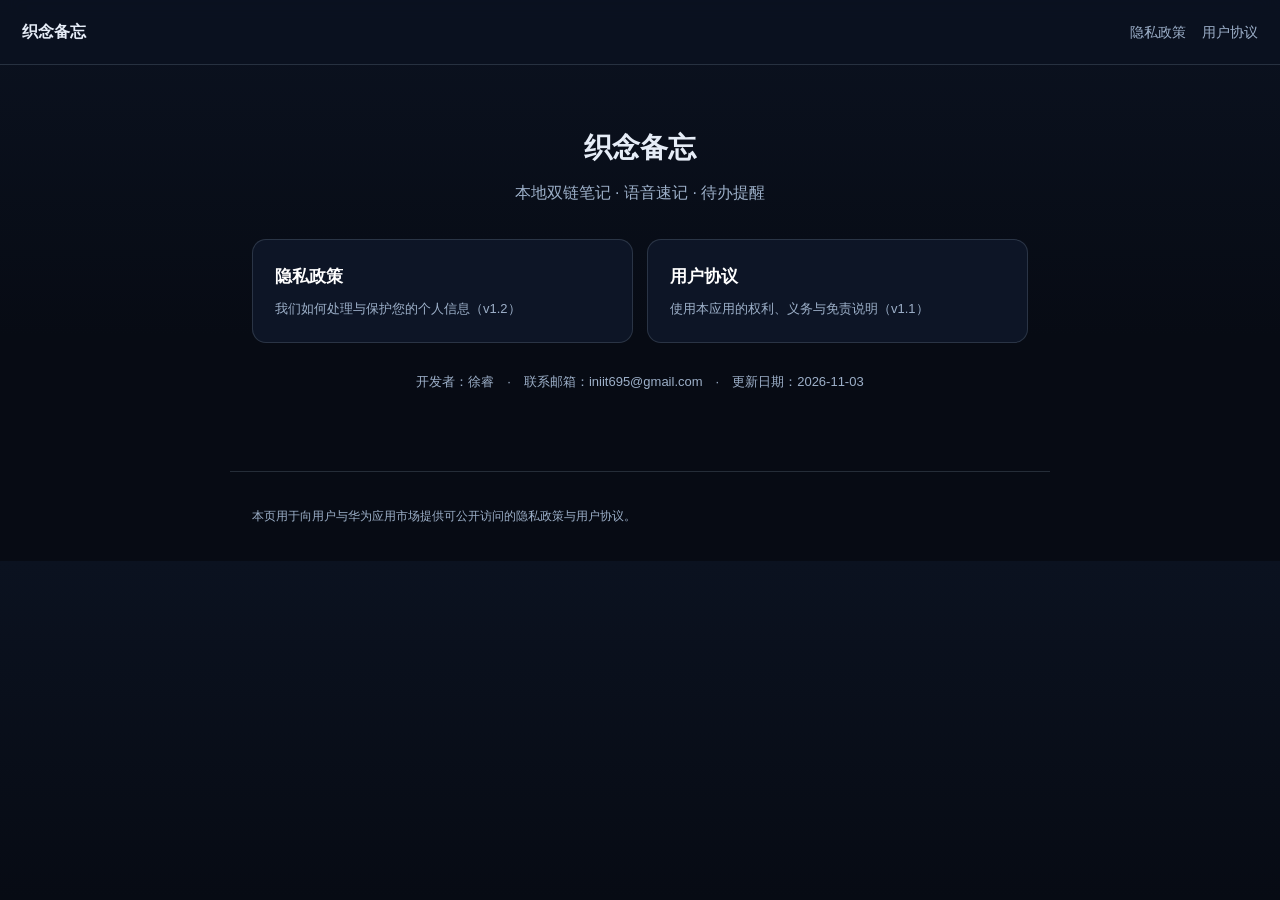
<file: index.html>
<!DOCTYPE html>
<html lang="zh-CN">
<head>
<meta charset="utf-8">
<meta name="viewport" content="width=device-width, initial-scale=1">
<title>织念备忘 · 隐私与协议</title>
<link rel="stylesheet" href="assets/style.css">
</head>
<body>
<header class="site-header"><a class="brand" href="index.html">织念备忘</a><nav><a href="privacy/index.html">隐私政策</a><a href="terms/index.html">用户协议</a></nav></header>
<main class="landing">
<h1>织念备忘</h1>
<p class="tagline">本地双链笔记 · 语音速记 · 待办提醒</p>
<div class="cards">
<a class="card" href="privacy/index.html"><h2>隐私政策</h2><p>我们如何处理与保护您的个人信息（v1.2）</p></a>
<a class="card" href="terms/index.html"><h2>用户协议</h2><p>使用本应用的权利、义务与免责说明（v1.1）</p></a>
</div>
<p class="meta">开发者：徐睿　·　联系邮箱：iniit695@gmail.com　·　更新日期：2026-11-03</p>
</main>
<footer class="site-footer"><p>本页用于向用户与华为应用市场提供可公开访问的隐私政策与用户协议。</p></footer>
</body>
</html>
</file>
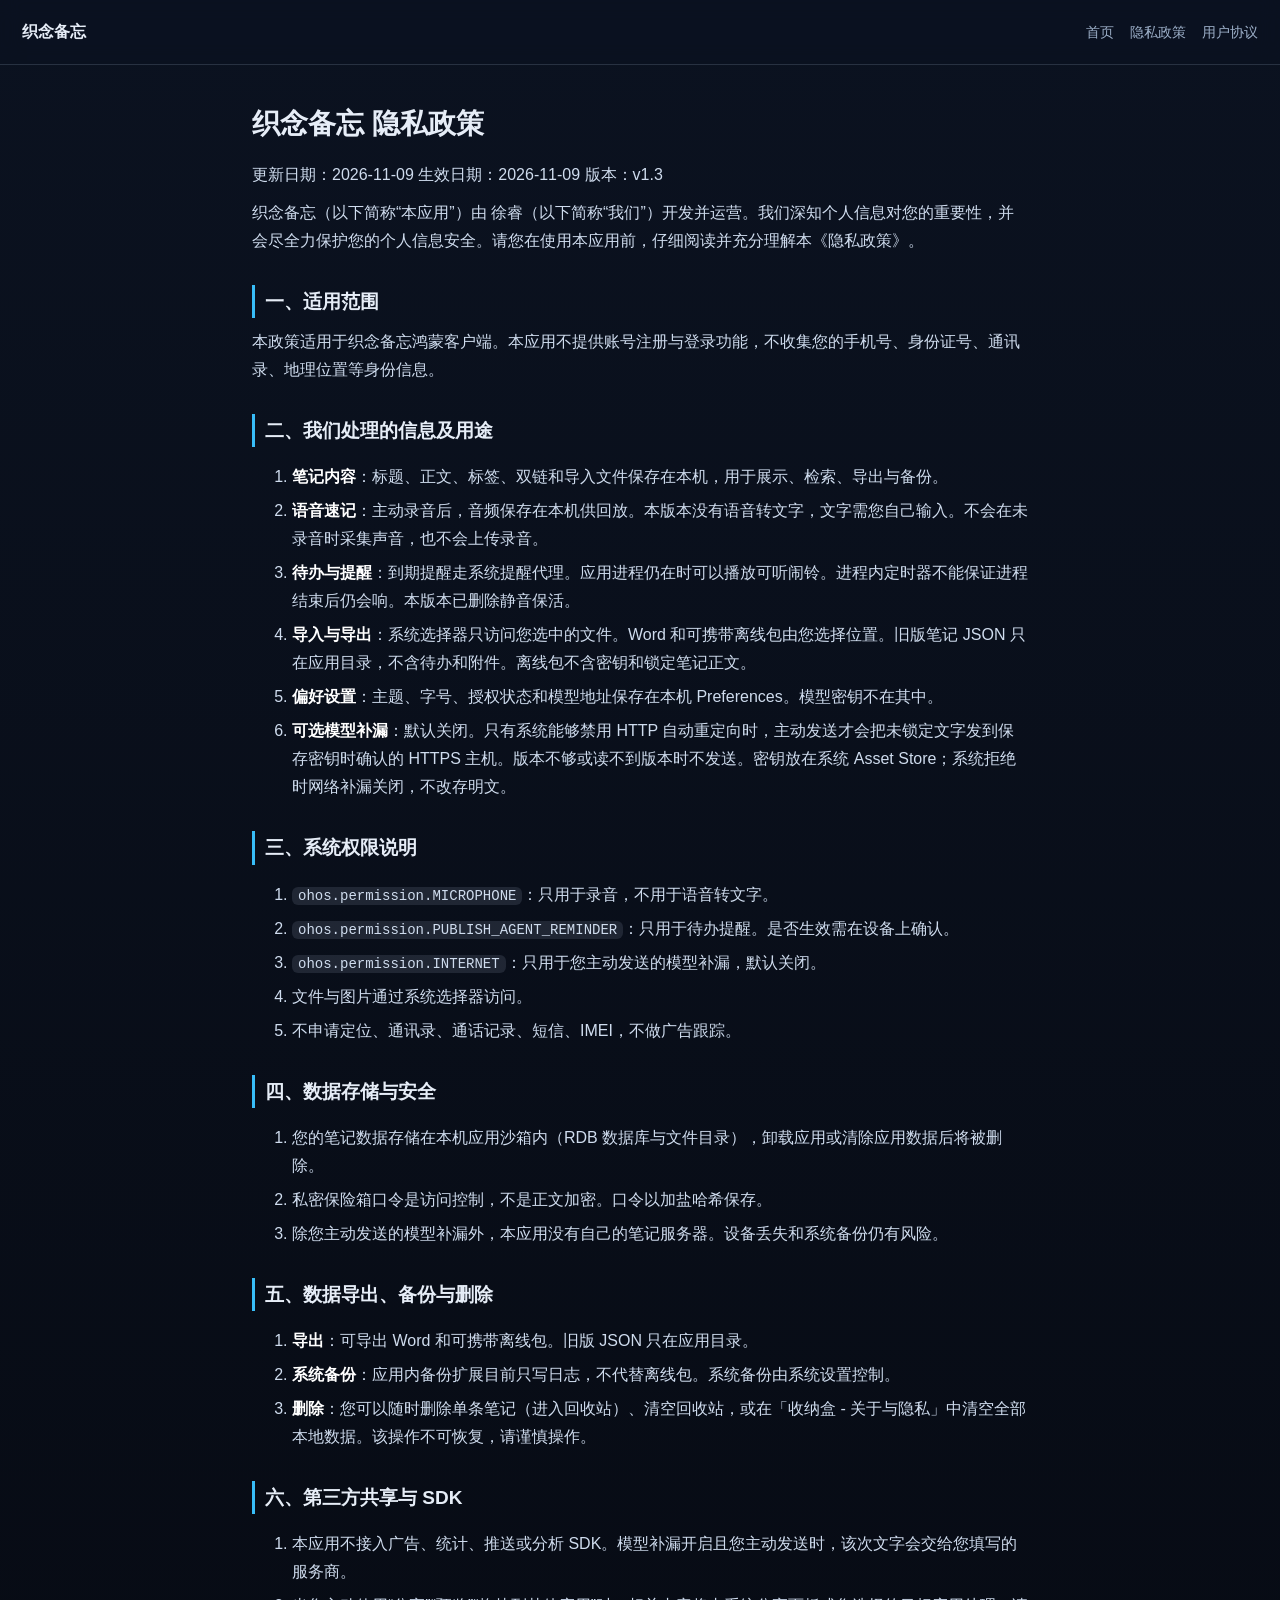
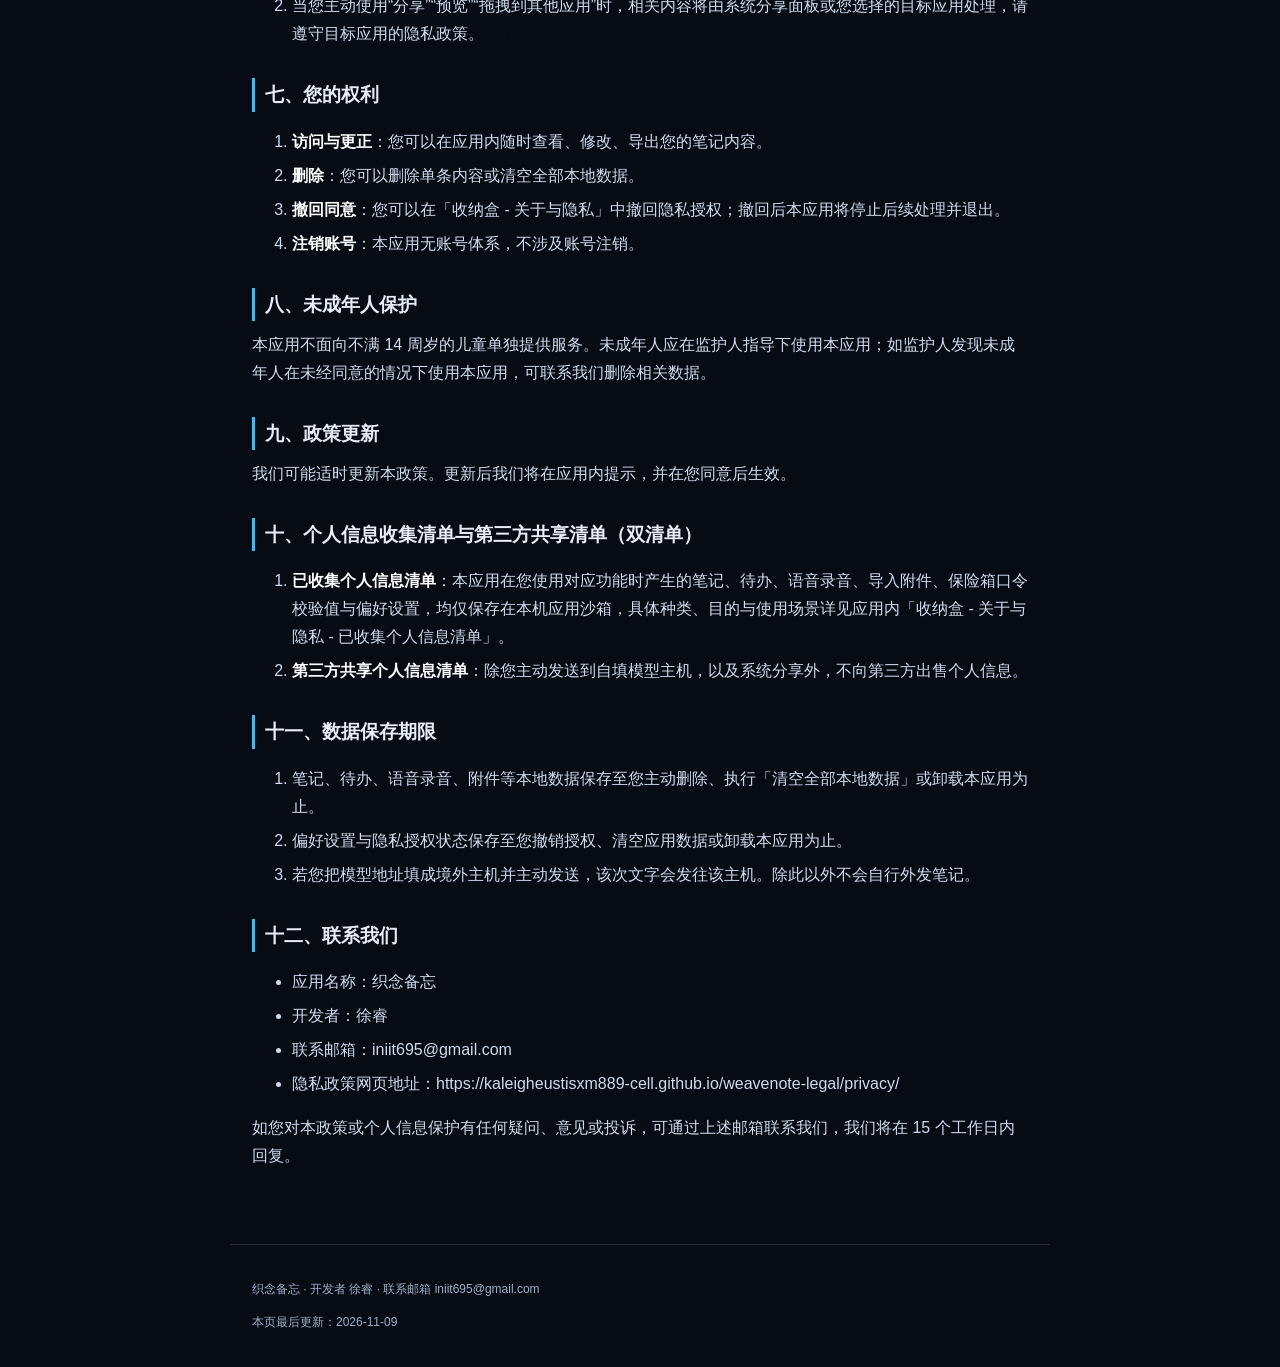
<file: privacy/index.html>
<!DOCTYPE html>
<html lang="zh-CN">
<head>
<meta charset="utf-8">
<meta name="viewport" content="width=device-width, initial-scale=1">
<title>隐私政策 · 织念备忘</title>
<link rel="stylesheet" href="../assets/style.css">
</head>
<body>
<header class="site-header"><a class="brand" href="../index.html">织念备忘</a><nav><a href="../index.html">首页</a><a href="../privacy/index.html">隐私政策</a><a href="../terms/index.html">用户协议</a></nav></header>
<main class="doc">
<h1>织念备忘 隐私政策</h1>
<p>更新日期：2026-11-09  生效日期：2026-11-09  版本：v1.3</p>
<p>织念备忘（以下简称“本应用”）由 徐睿（以下简称“我们”）开发并运营。我们深知个人信息对您的重要性，并会尽全力保护您的个人信息安全。请您在使用本应用前，仔细阅读并充分理解本《隐私政策》。</p>

<h2>一、适用范围</h2>
<p>本政策适用于织念备忘鸿蒙客户端。本应用不提供账号注册与登录功能，不收集您的手机号、身份证号、通讯录、地理位置等身份信息。</p>

<h2>二、我们处理的信息及用途</h2>
<ol>
<li><strong>笔记内容</strong>：标题、正文、标签、双链和导入文件保存在本机，用于展示、检索、导出与备份。</li>
<li><strong>语音速记</strong>：主动录音后，音频保存在本机供回放。本版本没有语音转文字，文字需您自己输入。不会在未录音时采集声音，也不会上传录音。</li>
<li><strong>待办与提醒</strong>：到期提醒走系统提醒代理。应用进程仍在时可以播放可听闹铃。进程内定时器不能保证进程结束后仍会响。本版本已删除静音保活。</li>
<li><strong>导入与导出</strong>：系统选择器只访问您选中的文件。Word 和可携带离线包由您选择位置。旧版笔记 JSON 只在应用目录，不含待办和附件。离线包不含密钥和锁定笔记正文。</li>
<li><strong>偏好设置</strong>：主题、字号、授权状态和模型地址保存在本机 Preferences。模型密钥不在其中。</li>
<li><strong>可选模型补漏</strong>：默认关闭。只有系统能够禁用 HTTP 自动重定向时，主动发送才会把未锁定文字发到保存密钥时确认的 HTTPS 主机。版本不够或读不到版本时不发送。密钥放在系统 Asset Store；系统拒绝时网络补漏关闭，不改存明文。</li>
</ol>

<h2>三、系统权限说明</h2>
<ol>
<li><code>ohos.permission.MICROPHONE</code>：只用于录音，不用于语音转文字。</li>
<li><code>ohos.permission.PUBLISH_AGENT_REMINDER</code>：只用于待办提醒。是否生效需在设备上确认。</li>
<li><code>ohos.permission.INTERNET</code>：只用于您主动发送的模型补漏，默认关闭。</li>
<li>文件与图片通过系统选择器访问。</li>
<li>不申请定位、通讯录、通话记录、短信、IMEI，不做广告跟踪。</li>
</ol>

<h2>四、数据存储与安全</h2>
<ol>
<li>您的笔记数据存储在本机应用沙箱内（RDB 数据库与文件目录），卸载应用或清除应用数据后将被删除。</li>
<li>私密保险箱口令是访问控制，不是正文加密。口令以加盐哈希保存。</li>
<li>除您主动发送的模型补漏外，本应用没有自己的笔记服务器。设备丢失和系统备份仍有风险。</li>
</ol>

<h2>五、数据导出、备份与删除</h2>
<ol>
<li><strong>导出</strong>：可导出 Word 和可携带离线包。旧版 JSON 只在应用目录。</li>
<li><strong>系统备份</strong>：应用内备份扩展目前只写日志，不代替离线包。系统备份由系统设置控制。</li>
<li><strong>删除</strong>：您可以随时删除单条笔记（进入回收站）、清空回收站，或在「收纳盒 - 关于与隐私」中清空全部本地数据。该操作不可恢复，请谨慎操作。</li>
</ol>

<h2>六、第三方共享与 SDK</h2>
<ol>
<li>本应用不接入广告、统计、推送或分析 SDK。模型补漏开启且您主动发送时，该次文字会交给您填写的服务商。</li>
<li>当您主动使用“分享”“预览”“拖拽到其他应用”时，相关内容将由系统分享面板或您选择的目标应用处理，请遵守目标应用的隐私政策。</li>
</ol>

<h2>七、您的权利</h2>
<ol>
<li><strong>访问与更正</strong>：您可以在应用内随时查看、修改、导出您的笔记内容。</li>
<li><strong>删除</strong>：您可以删除单条内容或清空全部本地数据。</li>
<li><strong>撤回同意</strong>：您可以在「收纳盒 - 关于与隐私」中撤回隐私授权；撤回后本应用将停止后续处理并退出。</li>
<li><strong>注销账号</strong>：本应用无账号体系，不涉及账号注销。</li>
</ol>

<h2>八、未成年人保护</h2>
<p>本应用不面向不满 14 周岁的儿童单独提供服务。未成年人应在监护人指导下使用本应用；如监护人发现未成年人在未经同意的情况下使用本应用，可联系我们删除相关数据。</p>

<h2>九、政策更新</h2>
<p>我们可能适时更新本政策。更新后我们将在应用内提示，并在您同意后生效。</p>

<h2>十、个人信息收集清单与第三方共享清单（双清单）</h2>
<ol>
<li><strong>已收集个人信息清单</strong>：本应用在您使用对应功能时产生的笔记、待办、语音录音、导入附件、保险箱口令校验值与偏好设置，均仅保存在本机应用沙箱，具体种类、目的与使用场景详见应用内「收纳盒 - 关于与隐私 - 已收集个人信息清单」。</li>
<li><strong>第三方共享个人信息清单</strong>：除您主动发送到自填模型主机，以及系统分享外，不向第三方出售个人信息。</li>
</ol>

<h2>十一、数据保存期限</h2>
<ol>
<li>笔记、待办、语音录音、附件等本地数据保存至您主动删除、执行「清空全部本地数据」或卸载本应用为止。</li>
<li>偏好设置与隐私授权状态保存至您撤销授权、清空应用数据或卸载本应用为止。</li>
<li>若您把模型地址填成境外主机并主动发送，该次文字会发往该主机。除此以外不会自行外发笔记。</li>
</ol>

<h2>十二、联系我们</h2>
<ul>
<li>应用名称：织念备忘</li>
<li>开发者：徐睿</li>
<li>联系邮箱：iniit695@gmail.com</li>
<li>隐私政策网页地址：https://kaleigheustisxm889-cell.github.io/weavenote-legal/privacy/</li>
</ul>
<p>如您对本政策或个人信息保护有任何疑问、意见或投诉，可通过上述邮箱联系我们，我们将在 15 个工作日内回复。</p>
</main>
<footer class="site-footer"><p>织念备忘 · 开发者 徐睿 · 联系邮箱 iniit695@gmail.com</p><p>本页最后更新：2026-11-09</p></footer>
</body>
</html>
</file>
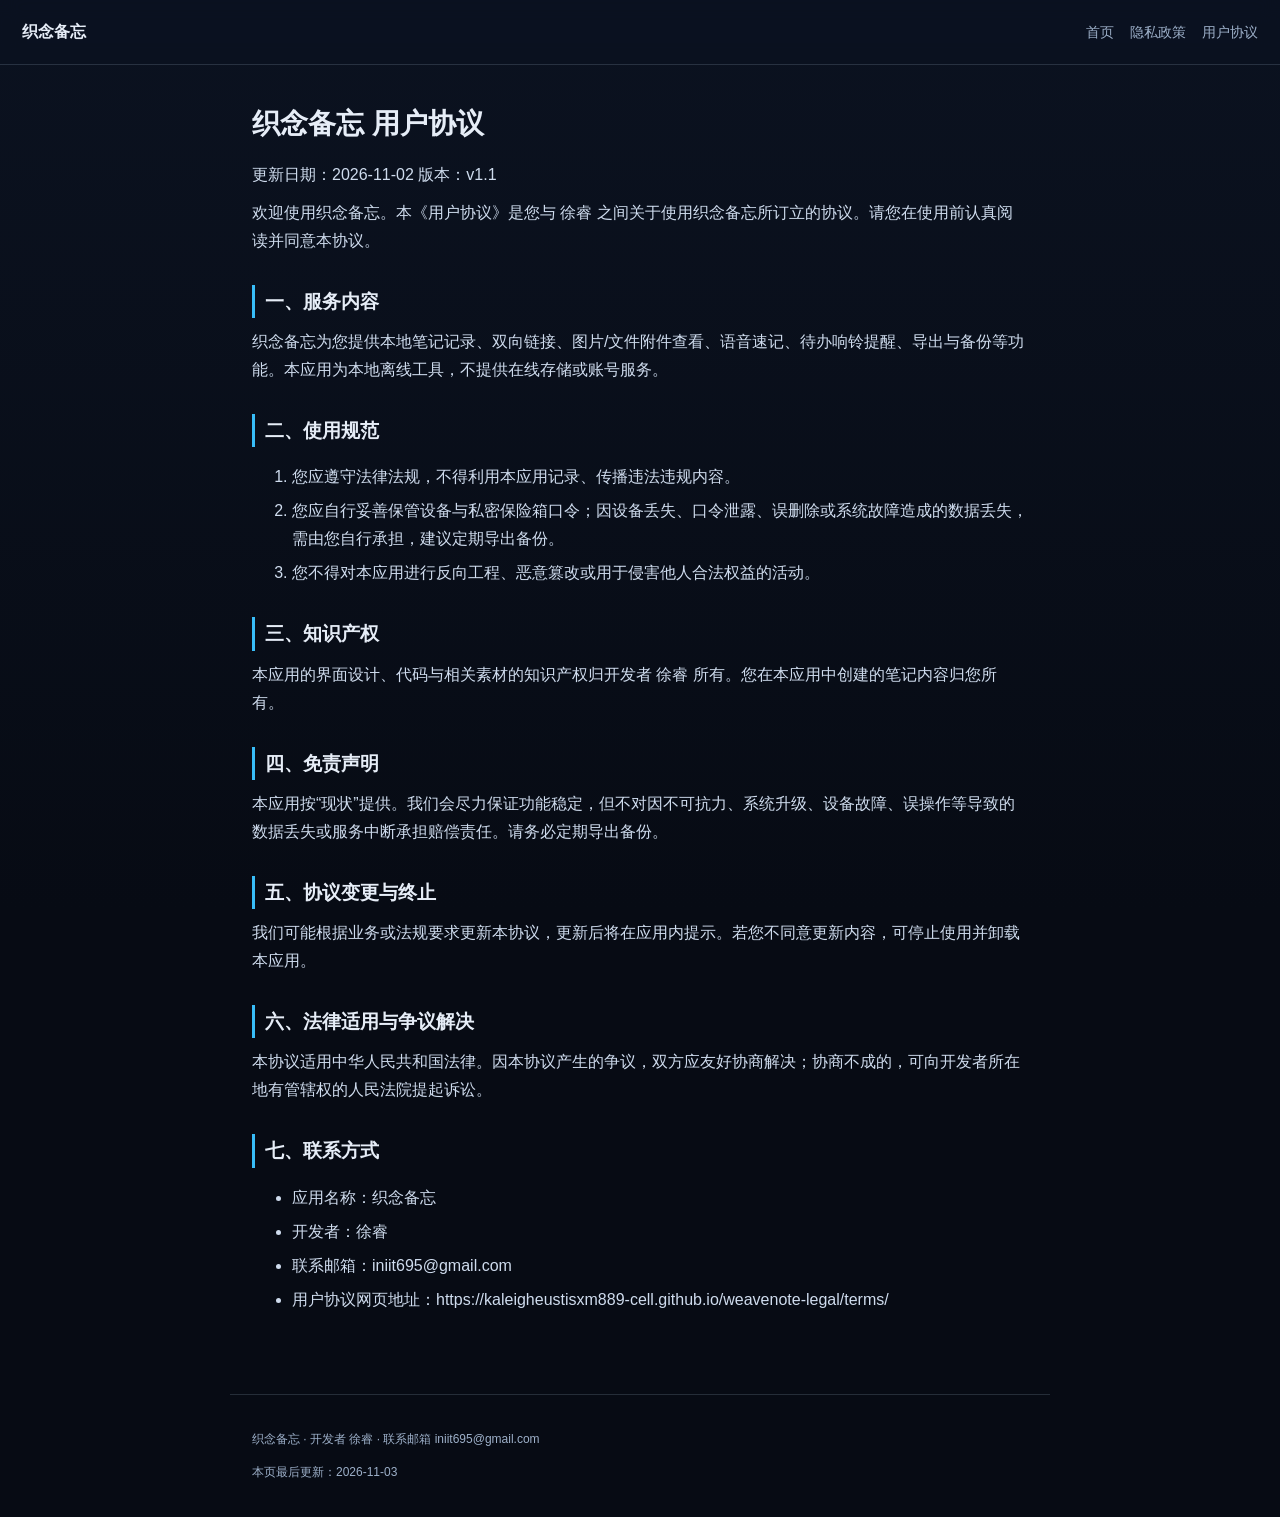
<file: terms/index.html>
<!DOCTYPE html>
<html lang="zh-CN">
<head>
<meta charset="utf-8">
<meta name="viewport" content="width=device-width, initial-scale=1">
<title>用户协议 · 织念备忘</title>
<link rel="stylesheet" href="../assets/style.css">
</head>
<body>
<header class="site-header"><a class="brand" href="../index.html">织念备忘</a><nav><a href="../index.html">首页</a><a href="../privacy/index.html">隐私政策</a><a href="../terms/index.html">用户协议</a></nav></header>
<main class="doc">
<h1>织念备忘 用户协议</h1>
<p>更新日期：2026-11-02  版本：v1.1</p>
<p>欢迎使用织念备忘。本《用户协议》是您与 徐睿 之间关于使用织念备忘所订立的协议。请您在使用前认真阅读并同意本协议。</p>
<h2>一、服务内容</h2>
<p>织念备忘为您提供本地笔记记录、双向链接、图片/文件附件查看、语音速记、待办响铃提醒、导出与备份等功能。本应用为本地离线工具，不提供在线存储或账号服务。</p>
<h2>二、使用规范</h2>
<ol>
<li>您应遵守法律法规，不得利用本应用记录、传播违法违规内容。</li>
<li>您应自行妥善保管设备与私密保险箱口令；因设备丢失、口令泄露、误删除或系统故障造成的数据丢失，需由您自行承担，建议定期导出备份。</li>
<li>您不得对本应用进行反向工程、恶意篡改或用于侵害他人合法权益的活动。</li>
</ol>
<h2>三、知识产权</h2>
<p>本应用的界面设计、代码与相关素材的知识产权归开发者 徐睿 所有。您在本应用中创建的笔记内容归您所有。</p>
<h2>四、免责声明</h2>
<p>本应用按“现状”提供。我们会尽力保证功能稳定，但不对因不可抗力、系统升级、设备故障、误操作等导致的数据丢失或服务中断承担赔偿责任。请务必定期导出备份。</p>
<h2>五、协议变更与终止</h2>
<p>我们可能根据业务或法规要求更新本协议，更新后将在应用内提示。若您不同意更新内容，可停止使用并卸载本应用。</p>
<h2>六、法律适用与争议解决</h2>
<p>本协议适用中华人民共和国法律。因本协议产生的争议，双方应友好协商解决；协商不成的，可向开发者所在地有管辖权的人民法院提起诉讼。</p>
<h2>七、联系方式</h2>
<ul>
<li>应用名称：织念备忘</li>
<li>开发者：徐睿</li>
<li>联系邮箱：iniit695@gmail.com</li>
<li>用户协议网页地址：https://kaleigheustisxm889-cell.github.io/weavenote-legal/terms/</li>
</ul>
</main>
<footer class="site-footer">
<p>织念备忘 · 开发者 徐睿 · 联系邮箱 iniit695@gmail.com</p>
<p>本页最后更新：2026-11-03</p>
</footer>
</body>
</html>
</file>
<file: assets/style.css>
:root{--bg:#0b1220;--panel:#111b2e;--text:#e6edf7;--muted:#9db0c9;--accent:#38bdf8;--line:rgba(148,163,184,.22)}
*{box-sizing:border-box}
body{margin:0;background:linear-gradient(180deg,#0b1220,#070b14 60%);color:var(--text);font-family:-apple-system,BlinkMacSystemFont,"Segoe UI","PingFang SC","Hiragino Sans GB","Microsoft YaHei",sans-serif;line-height:1.75;font-size:16px}
a{color:var(--accent);text-decoration:none}
.site-header{display:flex;align-items:center;justify-content:space-between;gap:16px;padding:18px 22px;border-bottom:1px solid var(--line);position:sticky;top:0;background:rgba(11,18,32,.88);backdrop-filter:blur(10px);z-index:9}
.brand{font-weight:700;color:var(--text);font-size:16px}
.site-header nav a{margin-left:16px;color:var(--muted);font-size:14px}
.site-header nav a:hover{color:var(--accent)}
.doc,.landing{max-width:820px;margin:0 auto;padding:32px 22px 64px}
.doc h1,.landing h1{font-size:28px;line-height:1.35;margin:8px 0 18px}
.doc h2{font-size:19px;margin:30px 0 10px;padding-left:10px;border-left:3px solid var(--accent)}
.doc p{margin:10px 0;color:#cfdcee}
.doc li{margin:6px 0;color:#cfdcee}
.doc strong{color:#fff}
.doc code{background:rgba(148,163,184,.16);padding:1px 6px;border-radius:6px;font-size:14px}
.landing{text-align:center;padding-top:56px}
.tagline{color:var(--muted);margin:-6px 0 32px}
.cards{display:grid;grid-template-columns:1fr 1fr;gap:14px;margin:0 0 28px}
.card{display:block;padding:22px;border:1px solid var(--line);border-radius:14px;background:rgba(17,27,46,.7);text-align:left}
.card:hover{border-color:var(--accent)}
.card h2{margin:0 0 6px;font-size:17px;color:#fff}
.card p{margin:0;color:var(--muted);font-size:13px}
.meta{color:var(--muted);font-size:13px}
.site-footer{max-width:820px;margin:0 auto;padding:22px;border-top:1px solid var(--line);color:var(--muted);font-size:12px}
@media (max-width:640px){.cards{grid-template-columns:1fr}.site-header{flex-direction:column;align-items:flex-start}.site-header nav a{margin:0 14px 0 0}.doc,.landing{padding:24px 18px 48px}}
</file>
